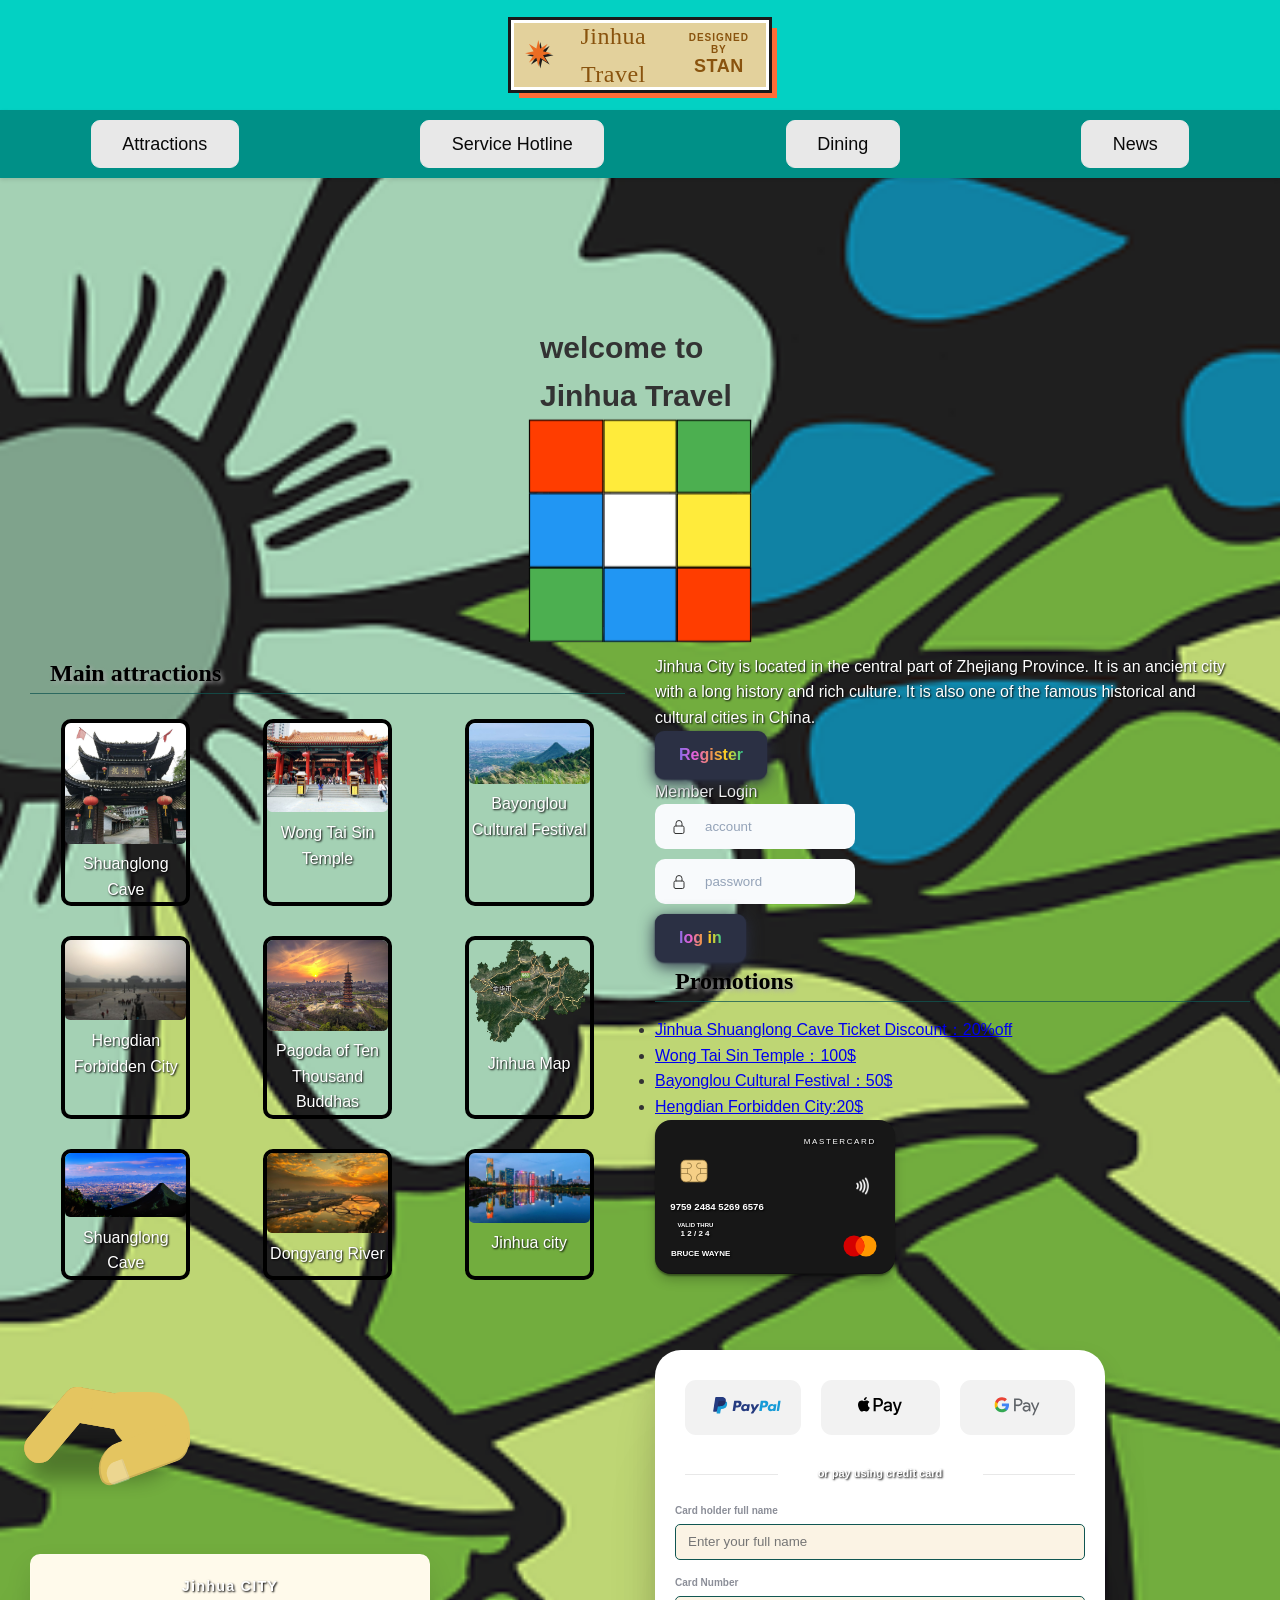
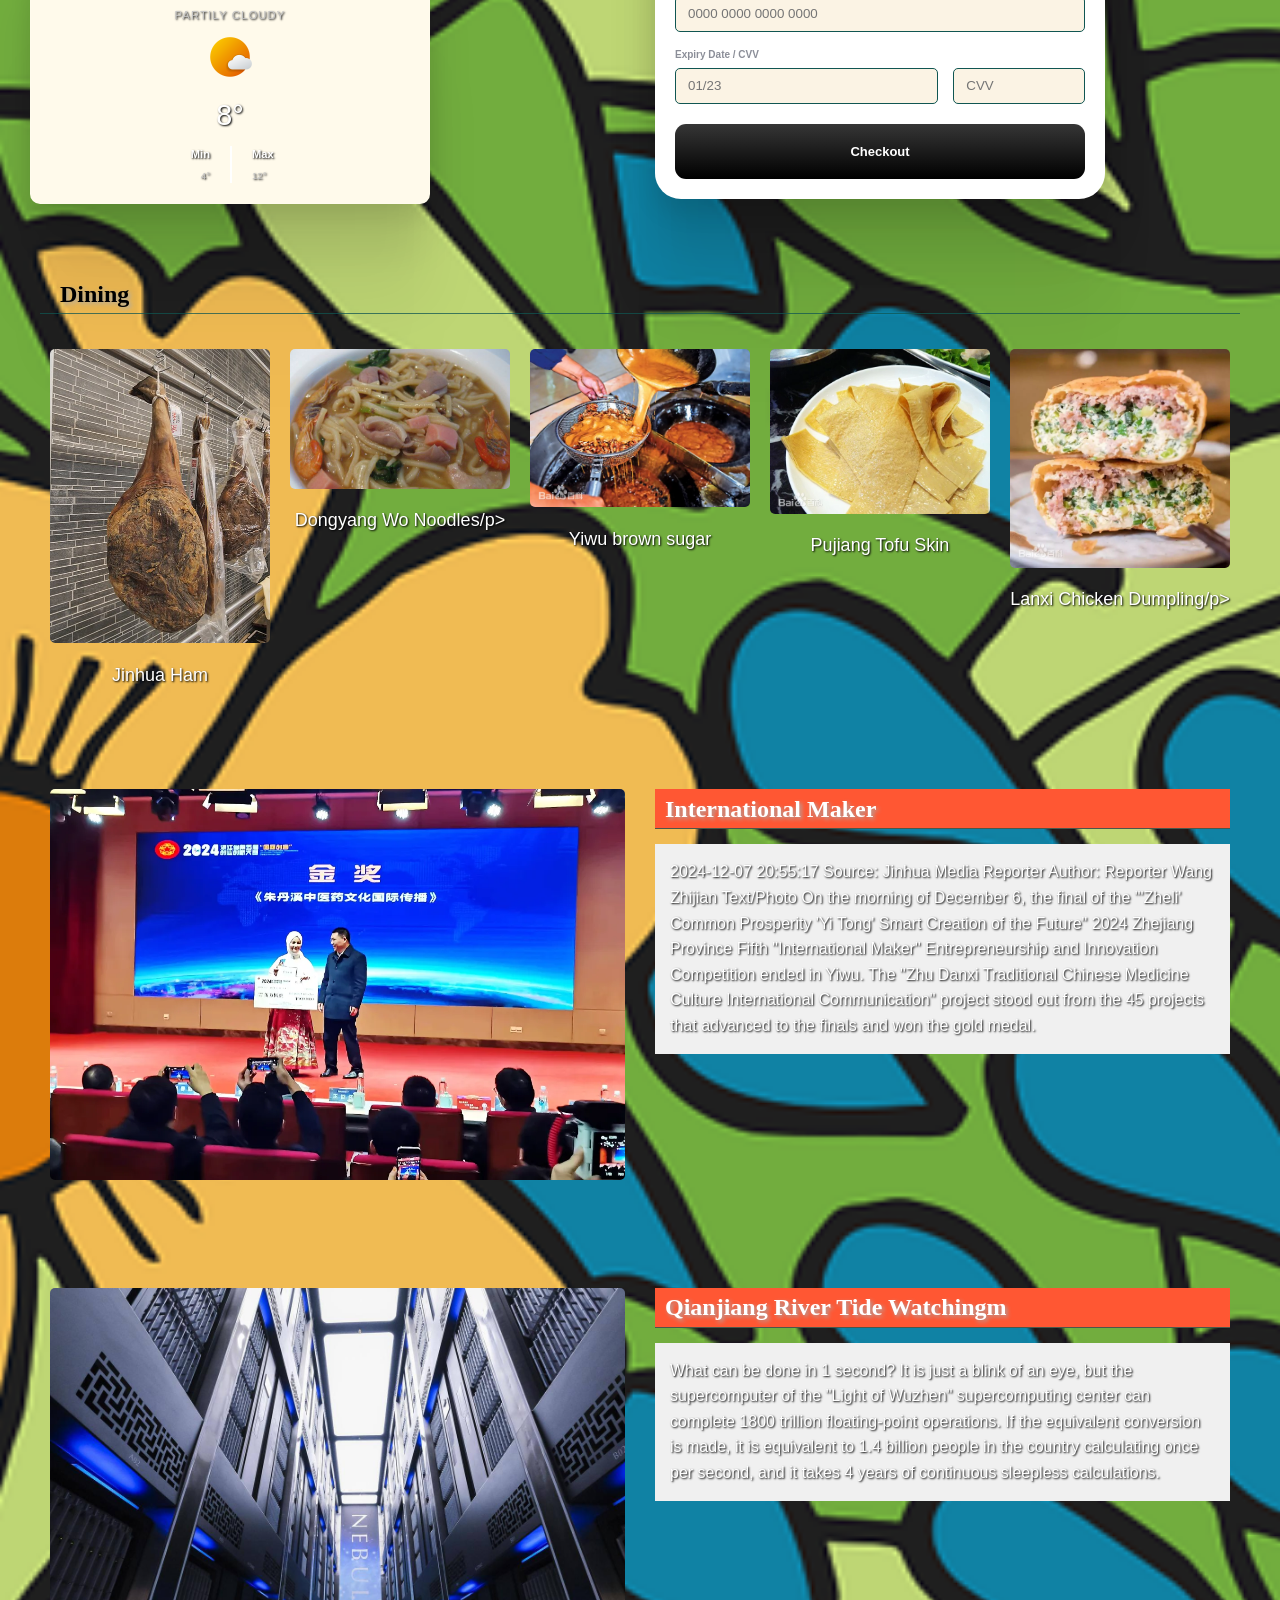
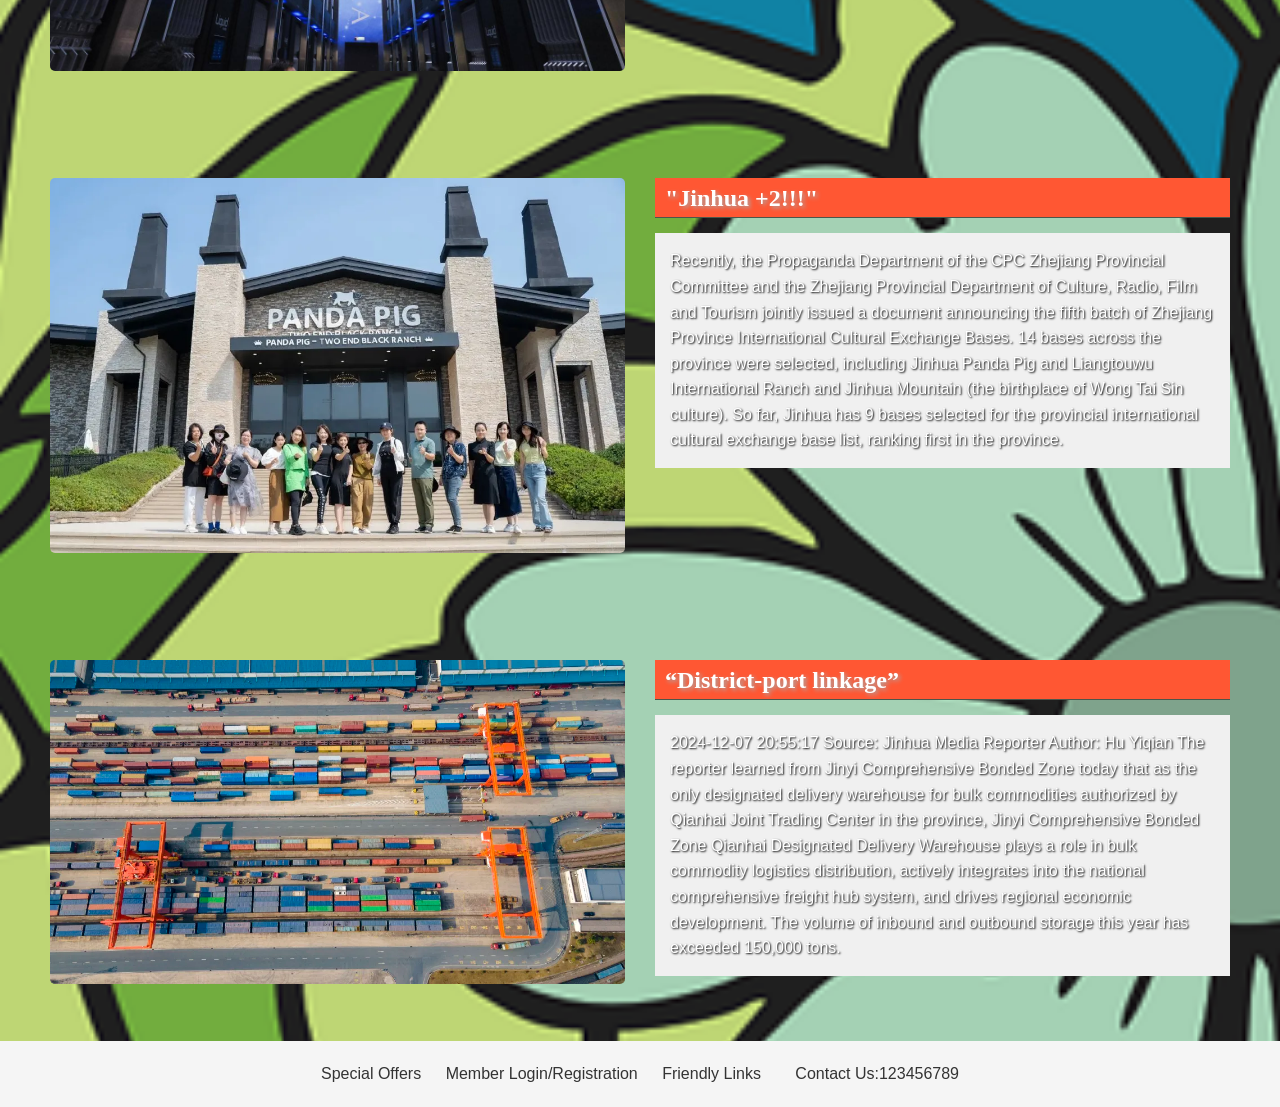
<file: index.html>
<!DOCTYPE html>
<html>
<head>
<meta http-equiv="Content-Type" content="text/html; charset=utf-8" />
<title>Jinhua Tourism</title>
<link rel="stylesheet" type="text/css" href="css.css">
<script type="text/javascript" src="js.js"></script>
</head>
<body>
<header>
    <a class="brutalist-button" href="/">
      <div class="claude-logo">
        <span class="starburst">✷</span>
        <span class="claude-text">Jinhua Travel</span>
      </div>
      <div class="button-text">
        <span>designed by</span>
        <span>Stan</span>
      </div>
    </a>
    
</header>


  <div class="container">

<nav style="margin-bottom: 20px;">
    <ul>      
        <button class="button2"><a href="#main-attractions">Attractions</a></button>
        <button class="button2"><a href="#contact">Service Hotline</a></button>
        <button class="button2"><a href="#food">Dining</a></button>
        <button class="button2"><a href="#news">News</a></button> 
    </ul>
</nav>

<p>              </p><br>


<div class="my-loader">
    <div class="rubiks-cube">    <h6 style="font-size: 30px;">welcome to Jinhua Travel</h6>
      <div class="face front">
        <div style="background: #ff3d00;" class="cube"></div>
        <div style="background: #ffeb3b;" class="cube"></div>
        <div style="background: #4caf50;" class="cube"></div>
        <div style="background: #2196f3;" class="cube"></div>
        <div style="background: #ffffff;" class="cube"></div>
        <div style="background: #ffeb3b;" class="cube"></div>
        <div style="background: #4caf50;" class="cube"></div>
        <div style="background: #2196f3;" class="cube"></div>
        <div style="background: #ff3d00;" class="cube"></div>
      </div>
      <div class="face back">
        <div style="background: #4caf50;" class="cube"></div>
        <div style="background: #ff3d00;" class="cube"></div>
        <div style="background: #ffeb3b;" class="cube"></div>
        <div style="background: #2196f3;" class="cube"></div>
        <div style="background: #ffffff;" class="cube"></div>
        <div style="background: #ff3d00;" class="cube"></div>
        <div style="background: #ffeb3b;" class="cube"></div>
        <div style="background: #4caf50;" class="cube"></div>
        <div style="background: #2196f3;" class="cube"></div>
      </div>
      <div class="face left">
        <div style="background: #ffeb3b;" class="cube"></div>
        <div style="background: #4caf50;" class="cube"></div>
        <div style="background: #2196f3;" class="cube"></div>
        <div style="background: #ff3d00;" class="cube"></div>
        <div style="background: #ffffff;" class="cube"></div>
        <div style="background: #4caf50;" class="cube"></div>
        <div style="background: #2196f3;" class="cube"></div>
        <div style="background: #ffeb3b;" class="cube"></div>
        <div style="background: #ff3d00;" class="cube"></div>
      </div>
      <div class="face right">
        <div style="background: #4caf50;" class="cube"></div>
        <div style="background: #ff3d00;" class="cube"></div>
        <div style="background: #ffeb3b;" class="cube"></div>
        <div style="background: #2196f3;" class="cube"></div>
        <div style="background: #ffffff;" class="cube"></div>
        <div style="background: #ff3d00;" class="cube"></div>
        <div style="background: #ffeb3b;" class="cube"></div>
        <div style="background: #4caf50;" class="cube"></div>
        <div style="background: #2196f3;" class="cube"></div>
      </div>
      <div class="face top">
        <div style="background: #2196f3;" class="cube"></div>
        <div style="background: #ffeb3b;" class="cube"></div>
        <div style="background: #ff3d00;" class="cube"></div>
        <div style="background: #4caf50;" class="cube"></div>
        <div style="background: #ffffff;" class="cube"></div>
        <div style="background: #ffeb3b;" class="cube"></div>
        <div style="background: #ff3d00;" class="cube"></div>
        <div style="background: #4caf50;" class="cube"></div>
        <div style="background: #2196f3;" class="cube"></div>
      </div>
      <div class="face bottom">
        <div style="background: #ffffff;" class="cube"></div>
        <div style="background: #4caf50;" class="cube"></div>
        <div style="background: #2196f3;" class="cube"></div>
        <div style="background: #ff3d00;" class="cube"></div>
        <div style="background: #ffeb3b;" class="cube"></div>
        <div style="background: #4caf50;" class="cube"></div>
        <div style="background: #2196f3;" class="cube"></div>
        <div style="background: #ffffff;" class="cube"></div>
        <div style="background: #ff3d00;" class="cube"></div>
      </div>
    </div>
  </div>

<section>    
<div class="content clearfix">
    <div class="left">
        <h3 class="title">Main attractions</h3>
        <ul class="clearfix">
            <li>
                <img src="img1.webp" /><p class="p">Shuanglong Cave</p></li>
            <li>
                <img src="img2.jpg" /><p class="p">Wong Tai Sin Temple</p></li>
            <li>
                <img src="img3.jpg" /><p class="p">Bayonglou Cultural Festival</p></li>
            <li>
                <img src="img4.jpg" /><p class="p">Hengdian Forbidden City</p></li>
            <li>
                <img src="img5.jpg" /><p class="p">Pagoda of Ten Thousand Buddhas</p></li>
            <li>
                <img src="img6.png" /><p class="p">Jinhua Map</p></li>
            <li>
                <img src="img7.png" /><p class="p">Shuanglong Cave</p></li>
            <li>
                <img src="img8.jpg" /><p class="p">Dongyang River</p></li>
            <li>
                <img src="img9.jpg" /><p class="p">Jinhua city</p></li>     
        </ul>

         <br><br><br><br>


        <p>      </p><div class="🤚">
            <div class="👉"></div>
            <div class="👉"></div>
            <div class="👉"></div>
            <div class="👉"></div>
            <div class="🌴"></div>		
            <div class="👍"></div>
        </div>
        
        <br><br><br><br>
        <div class="cardContainer">
          <div class="card">
            <p class="city">Jinhua CITY</p>
            <p class="weather">PARTILY CLOUDY</p>
            <svg
              class="weather"
              version="1.1"
              id="Layer_1"
              x="0px"
              y="0px"
              width="50px"
              height="50px"
              viewBox="0 0 100 100"
              xml:space="preserve"
            >
              <image
                id="image0"
                width="100"
                height="100"
                x="0"
                y="0"
                href="[data-uri]"
              ></image>
            </svg>
            <p class="temp">8°</p>
            <div class="minmaxContainer">
              <div class="min">
                <p class="minHeading">Min</p>
                <p class="minTemp">4°</p>
              </div>
              <div class="max">
                <p class="maxHeading">Max</p>
                <p class="maxTemp">12°</p>
              </div>
            </div>
          </div>
        </div>
        



        

    </div>
    









    
    



    
    <div class="right">
        <p class="top">Jinhua City is located in the central part of Zhejiang Province. It is an ancient city with a long history and rich culture. It is also one of the famous historical and cultural cities in China.</p>
        
        <div class="main clearfix">
            <div class="login">
                <form action="dengru.html" method="get" onsubmit="return validateForm();"> 
        <button data-label="Register" class="rainbow-hover">
                     <span class="sp">Register</span></button>

                </form>
            </div>




            
            <div class="login">
                <form id="memberLoginForm" action="thankyou.html" method="get" onsubmit="event.preventDefault(); handleFormSubmit(event);"> 
                    <p>Member Login</p>
                    <div>
                        <div class="group">
                            <svg stroke="currentColor" stroke-width="1.5" viewBox="0 0 24 24" xmlns="http://www.w3.org/2000/svg" class="icon">
                                <path d="M16.5 10.5V6.75a4.5 4.5 0 10-9 0v3.75m-.75 11.25h10.5a2.25 2.25 0 002.25-2.25v-6.75a2.25 2.25 0 00-2.25-2.25H6.75a2.25 2.25 0 00-2.25 2.25v6.75a2.25 2.25 0 002.25 2.25z" stroke-linejoin="round" stroke-linecap="round"></path>
                            </svg>
                            <input class="input" type="text" name="account" placeholder="account">
                        </div>
                        <div class="group">
                            <svg stroke="currentColor" stroke-width="1.5" viewBox="0 0 24 24" xmlns="http://www.w3.org/2000/svg" class="icon">
                                <path d="M16.5 10.5V6.75a4.5 4.5 0 10-9 0v3.75m-.75 11.25h10.5a2.25 2.25 0 002.25-2.25v-6.75a2.25 2.25 0 00-2.25-2.25H6.75a2.25 2.25 0 00-2.25 2.25v6.75a2.25 2.25 0 002.25 2.25z" stroke-linejoin="round" stroke-linecap="round"></path>
                            </svg>
                            <input class="input" type="password" name="password" placeholder="password">
                        </div>
                        <button type="submit" data-label="Register" class="rainbow-hover">
                            <span class="sp">log in</span>
                        </button>
                    </div>
                </form>
            </div>
            



            
            <div class="ad ad1">
                <p class="title">Promotions</p>
                <ul>
                    <li><a href="http://www.baidu.com">Jinhua Shuanglong Cave Ticket Discount：20%off</a></li> 
                    <li><a href="http://www.baidu.com">Wong Tai Sin Temple：100$</a></li> 
                    <li><a href="http://www.baidu.com">Bayonglou Cultural Festival：50$</a></li>
                    <li><a href="http://www.baidu.com">Hengdian Forbidden City:20$</a></li>
                    
                </ul>
            </div>
            
            
            
            <div class="flip-card">
                <div class="flip-card-inner">
                    <div class="flip-card-front">
                        <p class="heading_8264">MASTERCARD</p>
                        <svg class="logo" xmlns="http://www.w3.org/2000/svg" x="0px" y="0px" width="36" height="36" viewBox="0 0 48 48">
                        <path fill="#ff9800" d="M32 10A14 14 0 1 0 32 38A14 14 0 1 0 32 10Z"></path><path fill="#d50000" d="M16 10A14 14 0 1 0 16 38A14 14 0 1 0 16 10Z"></path><path fill="#ff3d00" d="M18,24c0,4.755,2.376,8.95,6,11.48c3.624-2.53,6-6.725,6-11.48s-2.376-8.95-6-11.48 C20.376,15.05,18,19.245,18,24z"></path>
                        </svg>
                        <svg version="1.1" class="chip" id="Layer_1" xmlns="http://www.w3.org/2000/svg" xmlns:xlink="http://www.w3.org/1999/xlink" x="0px" y="0px" width="30px" height="30px" viewBox="0 0 50 50" xml:space="preserve">  <image id="image0" width="50" height="50" x="0" y="0" href="[data-uri]"></image>
                        </svg>
                        <svg version="1.1" class="contactless" id="Layer_1" xmlns="http://www.w3.org/2000/svg" xmlns:xlink="http://www.w3.org/1999/xlink" x="0px" y="0px" width="20px" height="20px" viewBox="0 0 50 50" xml:space="preserve">  <image id="image0" width="50" height="50" x="0" y="0" href="[data-uri]"></image>
                        </svg>
                        <p class="number">9759 2484 5269 6576</p>
                        <p class="valid_thru">VALID THRU</p>
                        <p class="date_8264">1 2 / 2 4</p>
                        <p class="name">BRUCE WAYNE</p>
                    </div>
                    <div class="flip-card-back">
                        <div class="strip"></div>
                        <div class="mstrip"></div>
                        <div class="sstrip">
                          <p class="code">***</p>
                        </div>
                    </div>
                </div>
            </div>
            
            
            <br><br><br>
            <div class="modal">
            <form class="form">
              <div class="payment--options">
                <button name="paypal" type="button">
                  <svg xml:space="preserve" viewBox="0 0 124 33" height="33px" width="124px" y="0px" x="0px" id="Layer_1" version="1.1" xmlns:xlink="http://www.w3.org/1999/xlink" xmlns="http://www.w3.org/2000/svg">
            <path d="M46.211,6.749h-6.839c-0.468,0-0.866,0.34-0.939,0.802l-2.766,17.537c-0.055,0.346,0.213,0.658,0.564,0.658  h3.265c0.468,0,0.866-0.34,0.939-0.803l0.746-4.73c0.072-0.463,0.471-0.803,0.938-0.803h2.165c4.505,0,7.105-2.18,7.784-6.5  c0.306-1.89,0.013-3.375-0.872-4.415C50.224,7.353,48.5,6.749,46.211,6.749z M47,13.154c-0.374,2.454-2.249,2.454-4.062,2.454  h-1.032l0.724-4.583c0.043-0.277,0.283-0.481,0.563-0.481h0.473c1.235,0,2.4,0,3.002,0.704C47.027,11.668,47.137,12.292,47,13.154z" fill="#253B80"></path>
            <path d="M66.654,13.075h-3.275c-0.279,0-0.52,0.204-0.563,0.481l-0.145,0.916l-0.229-0.332  c-0.709-1.029-2.29-1.373-3.868-1.373c-3.619,0-6.71,2.741-7.312,6.586c-0.313,1.918,0.132,3.752,1.22,5.031  c0.998,1.176,2.426,1.666,4.125,1.666c2.916,0,4.533-1.875,4.533-1.875l-0.146,0.91c-0.055,0.348,0.213,0.66,0.562,0.66h2.95  c0.469,0,0.865-0.34,0.939-0.803l1.77-11.209C67.271,13.388,67.004,13.075,66.654,13.075z M62.089,19.449  c-0.316,1.871-1.801,3.127-3.695,3.127c-0.951,0-1.711-0.305-2.199-0.883c-0.484-0.574-0.668-1.391-0.514-2.301  c0.295-1.855,1.805-3.152,3.67-3.152c0.93,0,1.686,0.309,2.184,0.892C62.034,17.721,62.232,18.543,62.089,19.449z" fill="#253B80"></path>
            <path d="M84.096,13.075h-3.291c-0.314,0-0.609,0.156-0.787,0.417l-4.539,6.686l-1.924-6.425  c-0.121-0.402-0.492-0.678-0.912-0.678h-3.234c-0.393,0-0.666,0.384-0.541,0.754l3.625,10.638l-3.408,4.811  c-0.268,0.379,0.002,0.9,0.465,0.9h3.287c0.312,0,0.604-0.152,0.781-0.408L84.564,13.97C84.826,13.592,84.557,13.075,84.096,13.075z" fill="#253B80"></path>
            <path d="M94.992,6.749h-6.84c-0.467,0-0.865,0.34-0.938,0.802l-2.766,17.537c-0.055,0.346,0.213,0.658,0.562,0.658  h3.51c0.326,0,0.605-0.238,0.656-0.562l0.785-4.971c0.072-0.463,0.471-0.803,0.938-0.803h2.164c4.506,0,7.105-2.18,7.785-6.5  c0.307-1.89,0.012-3.375-0.873-4.415C99.004,7.353,97.281,6.749,94.992,6.749z M95.781,13.154c-0.373,2.454-2.248,2.454-4.062,2.454  h-1.031l0.725-4.583c0.043-0.277,0.281-0.481,0.562-0.481h0.473c1.234,0,2.4,0,3.002,0.704  C95.809,11.668,95.918,12.292,95.781,13.154z" fill="#179BD7"></path>
            <path d="M115.434,13.075h-3.273c-0.281,0-0.52,0.204-0.562,0.481l-0.145,0.916l-0.23-0.332  c-0.709-1.029-2.289-1.373-3.867-1.373c-3.619,0-6.709,2.741-7.311,6.586c-0.312,1.918,0.131,3.752,1.219,5.031  c1,1.176,2.426,1.666,4.125,1.666c2.916,0,4.533-1.875,4.533-1.875l-0.146,0.91c-0.055,0.348,0.213,0.66,0.564,0.66h2.949  c0.467,0,0.865-0.34,0.938-0.803l1.771-11.209C116.053,13.388,115.785,13.075,115.434,13.075z M110.869,19.449  c-0.314,1.871-1.801,3.127-3.695,3.127c-0.949,0-1.711-0.305-2.199-0.883c-0.484-0.574-0.666-1.391-0.514-2.301  c0.297-1.855,1.805-3.152,3.67-3.152c0.93,0,1.686,0.309,2.184,0.892C110.816,17.721,111.014,18.543,110.869,19.449z" fill="#179BD7"></path>
            <path d="M119.295,7.23l-2.807,17.858c-0.055,0.346,0.213,0.658,0.562,0.658h2.822c0.469,0,0.867-0.34,0.939-0.803  l2.768-17.536c0.055-0.346-0.213-0.659-0.562-0.659h-3.16C119.578,6.749,119.338,6.953,119.295,7.23z" fill="#179BD7"></path>
            <path d="M7.266,29.154l0.523-3.322l-1.165-0.027H1.061L4.927,1.292C4.939,1.218,4.978,1.149,5.035,1.1  c0.057-0.049,0.13-0.076,0.206-0.076h9.38c3.114,0,5.263,0.648,6.385,1.927c0.526,0.6,0.861,1.227,1.023,1.917  c0.17,0.724,0.173,1.589,0.007,2.644l-0.012,0.077v0.676l0.526,0.298c0.443,0.235,0.795,0.504,1.065,0.812  c0.45,0.513,0.741,1.165,0.864,1.938c0.127,0.795,0.085,1.741-0.123,2.812c-0.24,1.232-0.628,2.305-1.152,3.183  c-0.482,0.809-1.096,1.48-1.825,2c-0.696,0.494-1.523,0.869-2.458,1.109c-0.906,0.236-1.939,0.355-3.072,0.355h-0.73  c-0.522,0-1.029,0.188-1.427,0.525c-0.399,0.344-0.663,0.814-0.744,1.328l-0.055,0.299l-0.924,5.855l-0.042,0.215  c-0.011,0.068-0.03,0.102-0.058,0.125c-0.025,0.021-0.061,0.035-0.096,0.035H7.266z" fill="#253B80"></path>
            <path d="M23.048,7.667L23.048,7.667L23.048,7.667c-0.028,0.179-0.06,0.362-0.096,0.55  c-1.237,6.351-5.469,8.545-10.874,8.545H9.326c-0.661,0-1.218,0.48-1.321,1.132l0,0l0,0L6.596,26.83l-0.399,2.533  c-0.067,0.428,0.263,0.814,0.695,0.814h4.881c0.578,0,1.069-0.42,1.16-0.99l0.048-0.248l0.919-5.832l0.059-0.32  c0.09-0.572,0.582-0.992,1.16-0.992h0.73c4.729,0,8.431-1.92,9.513-7.476c0.452-2.321,0.218-4.259-0.978-5.622  C24.022,8.286,23.573,7.945,23.048,7.667z" fill="#179BD7"></path>
            <path d="M21.754,7.151c-0.189-0.055-0.384-0.105-0.584-0.15c-0.201-0.044-0.407-0.083-0.619-0.117  c-0.742-0.12-1.555-0.177-2.426-0.177h-7.352c-0.181,0-0.353,0.041-0.507,0.115C9.927,6.985,9.675,7.306,9.614,7.699L8.05,17.605  l-0.045,0.289c0.103-0.652,0.66-1.132,1.321-1.132h2.752c5.405,0,9.637-2.195,10.874-8.545c0.037-0.188,0.068-0.371,0.096-0.55  c-0.313-0.166-0.652-0.308-1.017-0.429C21.941,7.208,21.848,7.179,21.754,7.151z" fill="#222D65"></path>
            <path d="M9.614,7.699c0.061-0.393,0.313-0.714,0.652-0.876c0.155-0.074,0.326-0.115,0.507-0.115h7.352  c0.871,0,1.684,0.057,2.426,0.177c0.212,0.034,0.418,0.073,0.619,0.117c0.2,0.045,0.395,0.095,0.584,0.15  c0.094,0.028,0.187,0.057,0.278,0.086c0.365,0.121,0.704,0.264,1.017,0.429c0.368-2.347-0.003-3.945-1.272-5.392  C20.378,0.682,17.853,0,14.622,0h-9.38c-0.66,0-1.223,0.48-1.325,1.133L0.01,25.898c-0.077,0.49,0.301,0.932,0.795,0.932h5.791  l1.454-9.225L9.614,7.699z" fill="#253B80"></path>
                  </svg>
                </button>
                <button name="apple-pay" type="button">
                  <svg xml:space="preserve" viewBox="0 0 512 210.2" y="0px" x="0px" id="Layer_1" version="1.1" xmlns:xlink="http://www.w3.org/1999/xlink" xmlns="http://www.w3.org/2000/svg">
            <path d="M93.6,27.1C87.6,34.2,78,39.8,68.4,39c-1.2-9.6,3.5-19.8,9-26.1c6-7.3,16.5-12.5,25-12.9  C103.4,10,99.5,19.8,93.6,27.1 M102.3,40.9c-13.9-0.8-25.8,7.9-32.4,7.9c-6.7,0-16.8-7.5-27.8-7.3c-14.3,0.2-27.6,8.3-34.9,21.2  c-15,25.8-3.9,64,10.6,85c7.1,10.4,15.6,21.8,26.8,21.4c10.6-0.4,14.8-6.9,27.6-6.9c12.9,0,16.6,6.9,27.8,6.7  c11.6-0.2,18.9-10.4,26-20.8c8.1-11.8,11.4-23.3,11.6-23.9c-0.2-0.2-22.4-8.7-22.6-34.3c-0.2-21.4,17.5-31.6,18.3-32.2  C123.3,42.9,107.7,41.3,102.3,40.9 M182.6,11.9v155.9h24.2v-53.3h33.5c30.6,0,52.1-21,52.1-51.4c0-30.4-21.1-51.2-51.3-51.2H182.6z   M206.8,32.3h27.9c21,0,33,11.2,33,30.9c0,19.7-12,31-33.1,31h-27.8V32.3z M336.6,169c15.2,0,29.3-7.7,35.7-19.9h0.5v18.7h22.4V90.2  c0-22.5-18-37-45.7-37c-25.7,0-44.7,14.7-45.4,34.9h21.8c1.8-9.6,10.7-15.9,22.9-15.9c14.8,0,23.1,6.9,23.1,19.6v8.6l-30.2,1.8  c-28.1,1.7-43.3,13.2-43.3,33.2C298.4,155.6,314.1,169,336.6,169z M343.1,150.5c-12.9,0-21.1-6.2-21.1-15.7c0-9.8,7.9-15.5,23-16.4  l26.9-1.7v8.8C371.9,140.1,359.5,150.5,343.1,150.5z M425.1,210.2c23.6,0,34.7-9,44.4-36.3L512,54.7h-24.6l-28.5,92.1h-0.5  l-28.5-92.1h-25.3l41,113.5l-2.2,6.9c-3.7,11.7-9.7,16.2-20.4,16.2c-1.9,0-5.6-0.2-7.1-0.4v18.7C417.3,210,423.3,210.2,425.1,210.2z" id="XMLID_34_"></path>
            <g>
            </g>
            <g>
            </g>
            <g>
            </g>
            <g>
            </g>
            <g>
            </g>
            <g>
            </g>
                  </svg>
                </button>
                <button name="google-pay" type="button">
             <svg fill="none" viewBox="0 0 80 39" height="39" width="80" xmlns="http://www.w3.org/2000/svg">
            <g clip-path="url(#clip0_134_34)">
            <path fill="#5F6368" d="M37.8 19.7V29H34.8V6H42.6C44.5 6 46.3001 6.7 47.7001 8C49.1001 9.2 49.8 11 49.8 12.9C49.8 14.8 49.1001 16.5 47.7001 17.8C46.3001 19.1 44.6 19.8 42.6 19.8L37.8 19.7ZM37.8 8.8V16.8H42.8C43.9 16.8 45.0001 16.4 45.7001 15.6C47.3001 14.1 47.3 11.6 45.8 10.1L45.7001 10C44.9001 9.2 43.9 8.7 42.8 8.8H37.8Z"></path>
            <path fill="#5F6368" d="M56.7001 12.8C58.9001 12.8 60.6001 13.4 61.9001 14.6C63.2001 15.8 63.8 17.4 63.8 19.4V29H61V26.8H60.9001C59.7001 28.6 58 29.5 56 29.5C54.3 29.5 52.8 29 51.6 28C50.5 27 49.8 25.6 49.8 24.1C49.8 22.5 50.4 21.2 51.6 20.2C52.8 19.2 54.5 18.8 56.5 18.8C58.3 18.8 59.7 19.1 60.8 19.8V19.1C60.8 18.1 60.4 17.1 59.6 16.5C58.8 15.8 57.8001 15.4 56.7001 15.4C55.0001 15.4 53.7 16.1 52.8 17.5L50.2001 15.9C51.8001 13.8 53.9001 12.8 56.7001 12.8ZM52.9001 24.2C52.9001 25 53.3001 25.7 53.9001 26.1C54.6001 26.6 55.4001 26.9 56.2001 26.9C57.4001 26.9 58.6 26.4 59.5 25.5C60.5 24.6 61 23.5 61 22.3C60.1 21.6 58.8 21.2 57.1 21.2C55.9 21.2 54.9 21.5 54.1 22.1C53.3 22.6 52.9001 23.3 52.9001 24.2Z"></path>
            <path fill="#5F6368" d="M80 13.3L70.1 36H67.1L70.8 28.1L64.3 13.4H67.5L72.2 24.7H72.3L76.9 13.4H80V13.3Z"></path>
            <path fill="#4285F4" d="M25.9 17.7C25.9 16.8 25.8 15.9 25.7 15H13.2V20.1H20.3C20 21.7 19.1 23.2 17.7 24.1V27.4H22C24.5 25.1 25.9 21.7 25.9 17.7Z"></path>
            <path fill="#34A853" d="M13.1999 30.5999C16.7999 30.5999 19.7999 29.3999 21.9999 27.3999L17.6999 24.0999C16.4999 24.8999 14.9999 25.3999 13.1999 25.3999C9.7999 25.3999 6.7999 23.0999 5.7999 19.8999H1.3999V23.2999C3.6999 27.7999 8.1999 30.5999 13.1999 30.5999Z"></path>
            <path fill="#FBBC04" d="M5.8001 19.8999C5.2001 18.2999 5.2001 16.4999 5.8001 14.7999V11.3999H1.4001C-0.499902 15.0999 -0.499902 19.4999 1.4001 23.2999L5.8001 19.8999Z"></path>
            <path fill="#EA4335" d="M13.2 9.39996C15.1 9.39996 16.9 10.1 18.3 11.4L22.1 7.59996C19.7 5.39996 16.5 4.09996 13.3 4.19996C8.3 4.19996 3.7 6.99996 1.5 11.5L5.9 14.9C6.8 11.7 9.8 9.39996 13.2 9.39996Z"></path>
            </g>
            <defs>
            <clipPath id="clip0_134_34">
            <rect fill="white" height="38.1" width="80"></rect>
            </clipPath>
            </defs>
            </svg>
                </button>
              </div>
              <div class="separator">
                <hr class="line">
                <p>or pay using credit card</p>
                <hr class="line">
              </div>
              <div class="credit-card-info--form">
                <div class="input_container">
                  <label for="password_field" class="input_label">Card holder full name</label>
                  <input id="password_field" class="input_field" type="text" name="input-name" title="Inpit title" placeholder="Enter your full name">
                </div>
                <div class="input_container">
                  <label for="password_field" class="input_label">Card Number</label>
                  <input id="password_field" class="input_field" type="number" name="input-name" title="Inpit title" placeholder="0000 0000 0000 0000">
                </div>
                <div class="input_container">
                  <label for="password_field" class="input_label">Expiry Date / CVV</label>
                  <div class="split">
                  <input id="password_field" class="input_field" type="text" name="input-name" title="Expiry Date" placeholder="01/23">
                  <input id="password_field" class="input_field" type="number" name="cvv" title="CVV" placeholder="CVV">
                </div>
                </div>
              </div>
                <button class="purchase--btn">Checkout</button>
            </form>
            </div>

            
            



            
        </div>
    </div>
</div>

</section>


<!-- 餐饮美食区域 -->
<section id="food" class="food-section">
    <div class="content clearfix">
        <h3 class="title">Dining</h3>
        <ul class="food-list">
            <li>
                <img src="huotui.jpg" alt="金华火腿"/>
                <p>Jinhua Ham</p>
            </li>
            <li>
                <img src="aomian.jpg" alt="东阳沃面"/>
                <p>Dongyang Wo Noodles/p>
            </li>
            <li>
                <img src="hongtang.webp" alt="义乌红糖"/>
                <p>Yiwu brown sugar</p>
            </li>
            <li>
                <img src="doupi.webp" alt="浦江豆腐皮"/>
                <p>Pujiang Tofu Skin</p>
            </li>
            <li>
                <img src="/beng.webp" alt="兰溪鸡子馃"/>
                <p>Lanxi Chicken Dumpling/p>
            </li>
        </ul>
    </div>
</section>

<!-- 新闻区域 -->
<section id="news" class="news-section">
    <div class="content clearfix">
        <div class="left">
            <!-- 照片区域 -->
            <img src="news1.webp" alt="新闻图片"/>
        </div>
        <div class="right">
            <!-- 新闻内容区域 -->
            <h3 class="title">International Maker</h3>
            <p>2024-12-07 20:55:17 Source: Jinhua Media Reporter Author: Reporter Wang Zhijian Text/Photo
                On the morning of December 6, the final of the "'Zheli' Common Prosperity 'Yi Tong' Smart Creation of the Future" 2024 Zhejiang Province Fifth "International Maker" Entrepreneurship and Innovation Competition ended in Yiwu. The "Zhu Danxi Traditional Chinese Medicine Culture International Communication" project stood out from the 45 projects that advanced to the finals and won the gold medal.</p>
        </div>
    </div>
</section>
<section id="news" class="news-section">
    <div class="content clearfix">
        <div class="left">
            <!-- 照片区域 -->
            <img src="news2.jpg" alt="新闻图片"/>
        </div>
        <div class="right">
            <!-- 新闻内容区域 -->
            <h3 class="title">Qianjiang River Tide Watchingm</h3>
            <p>What can be done in 1 second? It is just a blink of an eye, but the supercomputer of the "Light of Wuzhen" supercomputing center can complete 1800 trillion floating-point operations. If the equivalent conversion is made, it is equivalent to 1.4 billion people in the country calculating once per second, and it takes 4 years of continuous sleepless calculations.</p>
        </div>
    </div>
</section><section id="news" class="news-section">
    <div class="content clearfix">
        <div class="left">
            <!-- 照片区域 -->
            <img src="news3.webp" alt="新闻图片"/>
        </div>
        <div class="right">
            <!-- 新闻内容区域 -->
            <h3 class="title">"Jinhua +2!!!"</h3>
            <p>Recently, the Propaganda Department of the CPC Zhejiang Provincial Committee and the Zhejiang Provincial Department of Culture, Radio, Film and Tourism jointly issued a document announcing the fifth batch of Zhejiang Province International Cultural Exchange Bases. 14 bases across the province were selected, including Jinhua Panda Pig and Liangtouwu International Ranch and Jinhua Mountain (the birthplace of Wong Tai Sin culture). So far, Jinhua has 9 bases selected for the provincial international cultural exchange base list, ranking first in the province.</p>
        </div>
    </div>
</section><section id="news" class="news-section">
    <div class="content clearfix">
        <div class="left">
            <!-- 照片区域 -->
            <img src="news4.webp" alt="新闻图片"/>
        </div>
        <div class="right">
            <!-- 新闻内容区域 -->
            <h3 class="title">“District-port linkage”</h3>
            <p>2024-12-07 20:55:17 Source: Jinhua Media Reporter Author: Hu Yiqian
                The reporter learned from Jinyi Comprehensive Bonded Zone today that as the only designated delivery warehouse for bulk commodities authorized by Qianhai Joint Trading Center in the province, Jinyi Comprehensive Bonded Zone Qianhai Designated Delivery Warehouse plays a role in bulk commodity logistics distribution, actively integrates into the national comprehensive freight hub system, and drives regional economic development. The volume of inbound and outbound storage this year has exceeded 150,000 tons.</p>
        </div>
    </div>
</section>

<!-- 底部联系区域 -->
<footer id="contact">
    <a href="http://www.baidu.com">Special Offers</a>
    <a href="http://www.baidu.com">Member Login/Registration</a>
    <a href="http://www.baidu.com">Friendly Links</a>
    <a class="last" href="http://www.baidu.com">Contact Us:123456789</a>
</footer>

</body>
</html>
</file>
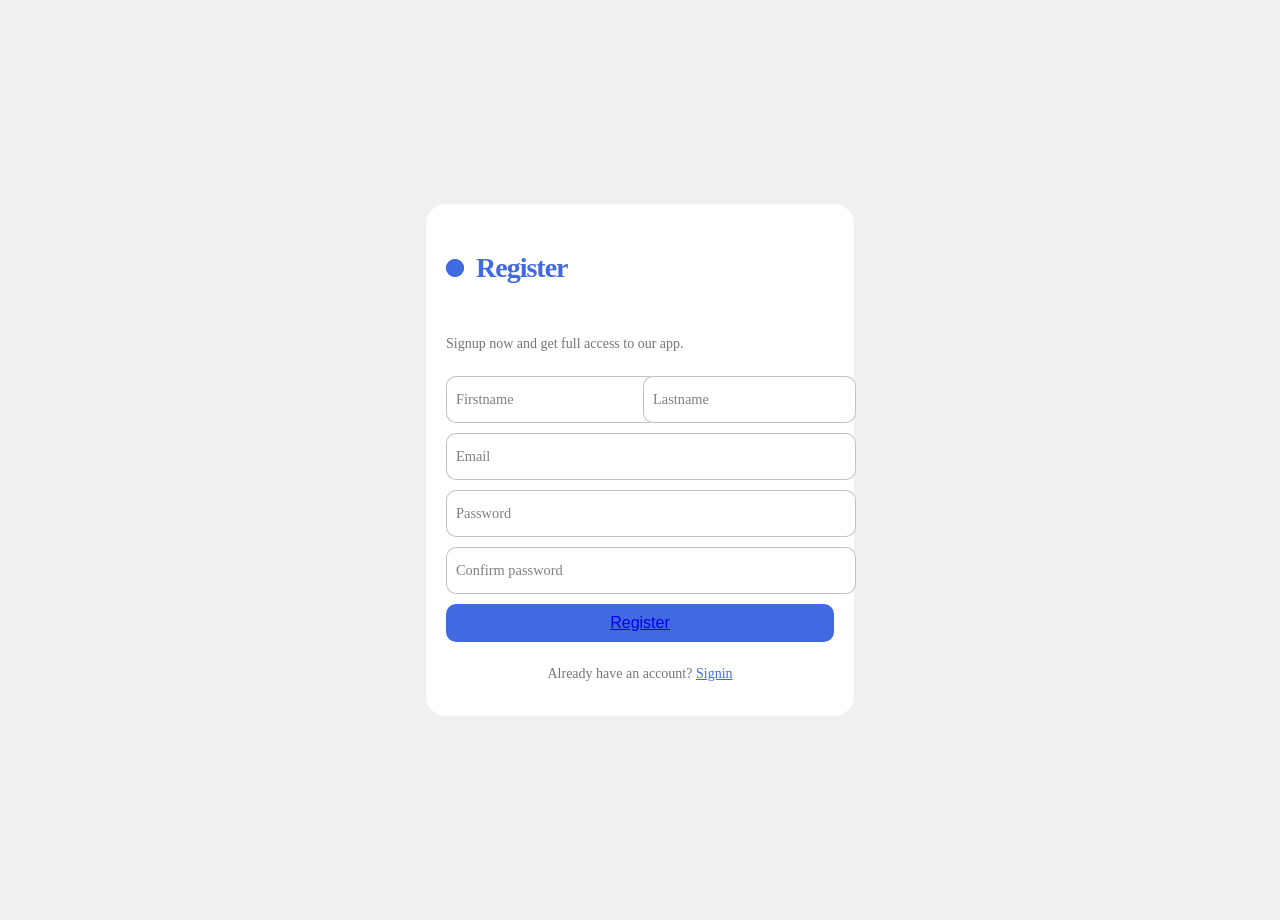
<file: dengru.html>
<!DOCTYPE html>
<html lang="en">
<head>
    <meta charset="UTF-8">
    <meta name="viewport" content="width=device-width, initial-scale=1.0">
    <title>Register</title>
    <link rel="stylesheet" href="styles.css">
</head>
<body>

<form class="form" id="registrationForm">
    <p class="title">Register </p>
    <p class="message">Signup now and get full access to our app. </p>
        <div class="flex">
        <label>
            <input required="" placeholder="" type="text" id="firstname" class="input">
            <span>Firstname</span>
        </label>

        <label>
            <input required="" placeholder="" type="text" id="lastname" class="input">
            <span>Lastname</span>
        </label>
    </div>  
            
    <label>
        <input required="" placeholder="" type="email" id="email" class="input">
        <span>Email</span>
    </label> 
        
    <label>
        <input required="" placeholder="" type="password" id="password" class="input">
        <span>Password</span>
    </label>
    <label>
        <input required="" placeholder="" type="password" id="confirmPassword" class="input">
        <span>Confirm password</span>
    </label>
    <button class="submit" type="submit"><a href="thankyou.html" underline="none" >Register</a></button>
        <p class="signin">Already have an account? <a href="index.html">Signin</a></p>
</form>

    <script src="script.js"></script>
</body>
</html>
</file>
<file: css.css>
.modal {
  width: fit-content;
  height: fit-content;
  background: #FFFFFF;
  box-shadow: 0px 187px 75px rgba(0, 0, 0, 0.01), 0px 105px 63px rgba(0, 0, 0, 0.05), 0px 47px 47px rgba(0, 0, 0, 0.09), 0px 12px 26px rgba(0, 0, 0, 0.1), 0px 0px 0px rgba(0, 0, 0, 0.1);
  border-radius: 26px;
  max-width: 450px;
}

.form {
  display: flex;
  flex-direction: column;
  gap: 20px;
  padding: 20px;
}

.payment--options {
  width: calc(100% - 40px);
  display: grid;
  grid-template-columns: 33% 34% 33%;
  gap: 20px;
  padding: 10px;
}

.payment--options button {
  height: 55px;
  background: #F2F2F2;
  border-radius: 11px;
  padding: 0;
  border: 0;
  outline: none;
}

.payment--options button svg {
  height: 18px;
}

.payment--options button:last-child svg {
  height: 22px;
}

.separator {
  width: calc(100% - 20px);
  display: grid;
  grid-template-columns: 1fr 2fr 1fr;
  gap: 10px;
  color: #8B8E98;
  margin: 0 10px;
}

.separator > p {
  word-break: keep-all;
  display: block;
  text-align: center;
  font-weight: 600;
  font-size: 11px;
  margin: auto;
}

.separator .line {
  display: inline-block;
  width: 100%;
  height: 1px;
  border: 0;
  background-color: #e8e8e8;
  margin: auto;
}

.credit-card-info--form {
  display: flex;
  flex-direction: column;
  gap: 15px;
}

.input_container {
  width: 100%;
  height: fit-content;
  display: flex;
  flex-direction: column;
  gap: 5px;
}

.split {
  display: grid;
  grid-template-columns: 4fr 2fr;
  gap: 15px;
}

.split input {
  width: 100%;
}

.input_label {
  font-size: 10px;
  color: #8B8E98;
  font-weight: 600;
}

.input_field {
  width: auto;
  height: 40px;
  padding: 0 0 0 16px;
  border-radius: 9px;
  outline: none;
  background-color: #F2F2F2;
  border: 1px solid #e5e5e500;
  transition: all 0.3s cubic-bezier(0.15, 0.83, 0.66, 1);
}

.input_field:focus {
  border: 1px solid transparent;
  box-shadow: 0px 0px 0px 2px #242424;
  background-color: transparent;
}

.purchase--btn {
  height: 55px;
  background: #F2F2F2;
  border-radius: 11px;
  border: 0;
  outline: none;
  color: #ffffff;
  font-size: 13px;
  font-weight: 700;
  background: linear-gradient(180deg, #363636 0%, #1B1B1B 50%, #000000 100%);
  box-shadow: 0px 0px 0px 0px #FFFFFF, 0px 0px 0px 0px #000000;
  transition: all 0.3s cubic-bezier(0.15, 0.83, 0.66, 1);
}

.purchase--btn:hover {
  box-shadow: 0px 0px 0px 2px #FFFFFF, 0px 0px 0px 4px #0000003a;
}

/* Reset input number styles */
.input_field::-webkit-outer-spin-button,
.input_field::-webkit-inner-spin-button {
  -webkit-appearance: none;
  margin: 0;
}

.input_field[type=number] {
  -moz-appearance: textfield;
}

.cardContainer {
  width: fit-content;
  position: relative;
  display: flex;
  align-items: center;
  justify-content: center;
}

.card {
  position: relative;
  width: 220px;
  height: 250px;
  display: flex;
  flex-direction: column;
  align-items: center;
  justify-content: space-between;
  padding: 20px 10px;
  border-radius: 10px;
  backdrop-filter: blur(30px);
  background-color: rgba(65, 65, 65, 0.308);
  border: 1px solid rgba(255, 255, 255, 0.089);
  cursor: pointer;
}

.city {
  font-weight: 700;
  font-size: 0.9em;
  letter-spacing: 1.2px;
  color: white;
}

.weather {
  font-weight: 500;
  font-size: 0.7em;
  letter-spacing: 1.2px;
  color: rgb(197, 197, 197);
}

.temp {
  font-size: 1.8em;
  color: white;
}

.minmaxContainer {
  width: 100%;
  display: flex;
  align-items: center;
  justify-content: space-between;
}

.min,
.max {
  width: 50%;
  display: flex;
  flex-direction: column;
  align-items: flex-end;
  justify-content: center;
  padding: 0px 20px;
  gap: 4px;
}

.max {
  align-items: flex-start;
  border-left: 2px solid white;
}

.maxHeading,
.minHeading {
  font-size: 0.7em;
  font-weight: 600;
  color: white;
}

.maxTemp,
.minTemp {
  font-size: 0.6em;
  font-weight: 500;
  color: rgb(197, 197, 197);
}

.cardContainer::before {
  width: 100px;
  height: 100px;
  content: "";
  position: absolute;
  background-color: rgb(144, 161, 255);
  z-index: -1;
  border-radius: 50%;
  left: 100px;
  top: 50px;
  transition: all 1s;
}

.cardContainer:hover::before {
  transform: translate(-50px, 50px);
}


.🤚 {
  --skin-color: #E4C560;
  --tap-speed: 0.6s;
  --tap-stagger: 0.1s;
  position: relative;
  width: 80px;
  height: 60px;
  margin-left: 80px;
}

.🤚:before {
  content: '';
  display: block;
  width: 180%;
  height: 75%;
  position: absolute;
  top: 70%;
  right: 20%;
  background-color: black;
  border-radius: 40px 10px;
  filter: blur(10px);
  opacity: 0.3;
}

.🌴 {
  display: block;
  width: 100%;
  height: 100%;
  position: absolute;
  top: 0;
  left: 0;
  background-color: var(--skin-color);
  border-radius: 10px 40px;
}

.👍 {
  position: absolute;
  width: 120%;
  height: 38px;
  background-color: var(--skin-color);
  bottom: -18%;
  right: 1%;
  transform-origin: calc(100% - 20px) 20px;
  transform: rotate(-20deg);
  border-radius: 30px 20px 20px 10px;
  border-bottom: 2px solid rgba(0, 0, 0, 0.1);
  border-left: 2px solid rgba(0, 0, 0, 0.1);
}

.👍:after {
  width: 20%;
  height: 60%;
  content: '';
  background-color: rgba(255, 255, 255, 0.3);
  position: absolute;
  bottom: -8%;
  left: 5px;
  border-radius: 60% 10% 10% 30%;
  border-right: 2px solid rgba(0, 0, 0, 0.05);
}

.👉 {
  position: absolute;
  width: 80%;
  height: 35px;
  background-color: var(--skin-color);
  bottom: 32%;
  right: 64%;
  transform-origin: 100% 20px;
  animation-duration: calc(var(--tap-speed) * 2);
  animation-timing-function: ease-in-out;
  animation-iteration-count: infinite;
  transform: rotate(10deg);
}

.👉:before {
  content: '';
  position: absolute;
  width: 140%;
  height: 30px;
  background-color: var(--skin-color);
  bottom: 8%;
  right: 65%;
  transform-origin: calc(100% - 20px) 20px;
  transform: rotate(-60deg);
  border-radius: 20px;
}

.👉:nth-child(1) {
  animation-delay: 0;
  filter: brightness(70%);
  animation-name: tap-upper-1;
}

.👉:nth-child(2) {
  animation-delay: var(--tap-stagger);
  filter: brightness(80%);
  animation-name: tap-upper-2;
}

.👉:nth-child(3) {
  animation-delay: calc(var(--tap-stagger) * 2);
  filter: brightness(90%);
  animation-name: tap-upper-3;
}

.👉:nth-child(4) {
  animation-delay: calc(var(--tap-stagger) * 3);
  filter: brightness(100%);
  animation-name: tap-upper-4;
}

@keyframes tap-upper-1 {
  0%, 50%, 100% {
    transform: rotate(10deg) scale(0.4);
  }

  40% {
    transform: rotate(50deg) scale(0.4);
  }
}

@keyframes tap-upper-2 {
  0%, 50%, 100% {
    transform: rotate(10deg) scale(0.6);
  }

  40% {
    transform: rotate(50deg) scale(0.6);
  }
}

@keyframes tap-upper-3 {
  0%, 50%, 100% {
    transform: rotate(10deg) scale(0.8);
  }

  40% {
    transform: rotate(50deg) scale(0.8);
  }
}

@keyframes tap-upper-4 {
  0%, 50%, 100% {
    transform: rotate(10deg) scale(1);
  }

  40% {
    transform: rotate(50deg) scale(1);
  }
}


.my-loader {
  width: 200px;
  height: 200px;
  perspective: 1000px;
  margin: 100px auto;
}

.rubiks-cube {
  width: 100%;
  height: 100%;
  position: relative;
  transform-style: preserve-3d;
  animation: my-rotateCube 5s infinite linear;
}

.my-loader .face {
  position: absolute;
  display: flex;
  flex-wrap: wrap;
  width: 100%;
  height: 100%;
}

.my-loader .face.front {
  transform: translateZ(100px);
}
.my-loader .face.back {
  transform: rotateY(180deg) translateZ(100px);
}
.my-loader .face.left {
  transform: rotateY(-90deg) translateZ(100px);
}
.my-loader .face.right {
  transform: rotateY(90deg) translateZ(100px);
}
.my-loader .face.top {
  transform: rotateX(90deg) translateZ(100px);
}
.my-loader .face.bottom {
  transform: rotateX(-90deg) translateZ(100px);
}

.my-loader .cube {
  width: calc(100% / 3);
  height: calc(100% / 3);
  box-sizing: border-box;
  border: 1px solid #000;
}

@keyframes my-rotateCube {
  0% {
    transform: rotateX(0deg) rotateY(0deg);
  }
  100% {
    transform: rotateX(360deg) rotateY(360deg);
  }
}


.flip-card {
  background-color: transparent;
  width: 240px;
  height: 154px;
  perspective: 1000px;
  color: white;
}

.heading_8264 {
  position: absolute;
  letter-spacing: .2em;
  font-size: 0.5em;
  top: 2em;
  left: 18.6em;
}

.logo {
  position: absolute;
  top: 6.8em;
  left: 11.7em;
}

.chip {
  position: absolute;
  top: 2.3em;
  left: 1.5em;
}

.contactless {
  position: absolute;
  top: 3.5em;
  left: 12.4em;
}

.number {
  position: absolute;
  font-weight: bold;
  font-size: .6em;
  top: 8.3em;
  left: 1.6em;
}

.valid_thru {
  position: absolute;
  font-weight: bold;
  top: 635.8em;
  font-size: .01em;
  left: 140.3em;
}

.date_8264 {
  position: absolute;
  font-weight: bold;
  font-size: 0.5em;
  top: 13.6em;
  left: 3.2em;
}

.name {
  position: absolute;
  font-weight: bold;
  font-size: 0.5em;
  top: 16.1em;
  left: 2em;
}

.strip {
  position: absolute;
  background-color: black;
  width: 15em;
  height: 1.5em;
  top: 2.4em;
  background: repeating-linear-gradient(
    45deg,
    #303030,
    #303030 10px,
    #202020 10px,
    #202020 20px
  );
}

.mstrip {
  position: absolute;
  background-color: rgb(255, 255, 255);
  width: 8em;
  height: 0.8em;
  top: 5em;
  left: .8em;
  border-radius: 2.5px;
}

.sstrip {
  position: absolute;
  background-color: rgb(255, 255, 255);
  width: 4.1em;
  height: 0.8em;
  top: 5em;
  left: 10em;
  border-radius: 2.5px;
}

.code {
  font-weight: bold;
  text-align: center;
  margin: .2em;
  color: black;
}

.flip-card-inner {
  position: relative;
  width: 100%;
  height: 100%;
  text-align: center;
  transition: transform 0.8s;
  transform-style: preserve-3d;
}

.flip-card:hover .flip-card-inner {
  transform: rotateY(180deg);
}

.flip-card-front, .flip-card-back {
  box-shadow: 0 8px 14px 0 rgba(0,0,0,0.2);
  position: absolute;
  display: flex;
  flex-direction: column;
  justify-content: center;
  width: 100%;
  height: 100%;
  -webkit-backface-visibility: hidden;
  backface-visibility: hidden;
  border-radius: 1rem;
}

.flip-card-front {
  box-shadow: rgba(0, 0, 0, 0.4) 0px 2px 2px, rgba(0, 0, 0, 0.3) 0px 7px 13px -3px, rgba(0, 0, 0, 0.2) 0px -1px 0px inset;
  background-color: #171717;
}

.flip-card-back {
  box-shadow: rgba(0, 0, 0, 0.4) 0px 2px 2px, rgba(0, 0, 0, 0.3) 0px 7px 13px -3px, rgba(0, 0, 0, 0.2) 0px -1px 0px inset;
  background-color: #171717;
  transform: rotateY(180deg);
}
/* From Uiverse.io by SSpisso */ 
/* Body */
.container2 {
    display: grid;
    grid-template-columns: auto;
    gap: 0px;
  }
  
  hr {
    height: 1px;
    background-color: rgba(16, 86, 82, .75);
    ;
    border: none;
  }
  
  .card {
    width: 400px;
    background: rgb(255, 250, 235);
    box-shadow: 0px 187px 75px rgba(0, 0, 0, 0.01), 0px 105px 63px rgba(0, 0, 0, 0.05), 0px 47px 47px rgba(0, 0, 0, 0.09), 0px 12px 26px rgba(0, 0, 0, 0.1), 0px 0px 0px rgba(0, 0, 0, 0.1);
  }
  
  .title {
    width: 100%;
    height: 40px;
    position: relative;
    display: flex;
    align-items: center;
    padding-left: 20px;
    border-bottom: 1px solid rgba(16, 86, 82, .75);
    ;
    font-weight: 700;
    font-size: 11px;
    color: #000000;
  }
  

  .cart {
    border-radius: 19px 19px 0px 0px;
  }
  
  .cart .steps {
    display: flex;
    flex-direction: column;
    padding: 20px;
  }
  
  .cart .steps .step {
    display: grid;
    gap: 10px;
  }
  
  .cart .steps .step span {
    font-size: 13px;
    font-weight: 600;
    color: #000000;
    margin-bottom: 8px;
    display: block;
  }
  
  .cart .steps .step p {
    font-size: 11px;
    font-weight: 600;
    color: #000000;
  }
  

  .promo form {
    display: grid;
    grid-template-columns: 1fr 80px;
    gap: 10px;
    padding: 0px;
  }
  
  .input_field {
    width: auto;
    height: 36px;
    padding: 0 0 0 12px;
    border-radius: 5px;
    outline: none;
    border: 1px solid  rgb(16, 86, 82);
    background-color: rgb(251, 243, 228);
    transition: all 0.3s cubic-bezier(0.15, 0.83, 0.66, 1);
  }
  
  .input_field:focus {
    border: 1px solid transparent;
    box-shadow: 0px 0px 0px 2px rgb(251, 243, 228);
    background-color: rgb(201, 193, 178);
  }
  
  .promo form button {
    display: flex;
    flex-direction: row;
    justify-content: center;
    align-items: center;
    padding: 10px 18px;
    gap: 10px;
    width: 100%;
    height: 36px;
    background: rgba(16, 86, 82, .75);
    box-shadow: 0px 0.5px 0.5px #F3D2C9, 0px 1px 0.5px rgba(239, 239, 239, 0.5);
    border-radius: 5px;
    border: 0;
    font-style: normal;
    font-weight: 600;
    font-size: 12px;
    line-height: 15px;
    color: #000000;
  }
  
  /* Checkout */
  .payments .details {
    display: grid;
    grid-template-columns: 10fr 1fr;
    padding: 0px;
    gap: 5px;
  }
  
  .payments .details span:nth-child(odd) {
    font-size: 12px;
    font-weight: 600;
    color: #000000;
    margin: auto auto auto 0;
  }
  
  .payments .details span:nth-child(even) {
    font-size: 13px;
    font-weight: 600;
    color: #000000;
    margin: auto 0 auto auto;
  }
  
  .checkout .footer {
    display: flex;
    align-items: center;
    justify-content: space-between;
    padding: 10px 10px 10px 20px;
    background-color: rgba(16, 86, 82, .5);
  }
  
  .price {
    position: relative;
    font-size: 22px;
    color: #2B2B2F;
    font-weight: 900;
  }
  
  .checkout .checkout-btn {
    display: flex;
    flex-direction: row;
    justify-content: center;
    align-items: center;
    width: 150px;
    height: 36px;
    background: rgba(16, 86, 82, .55);
    box-shadow: 0px 0.5px 0.5px rgba(16, 86, 82, .75), 0px 1px 0.5px rgba(16, 86, 82, .75);
    ;
    border-radius: 7px;
    border: 1px solid rgb(16, 86, 82);
    ;
    color: #000000;
    font-size: 13px;
    font-weight: 600;
    transition: all 0.3s cubic-bezier(0.15, 0.83, 0.66, 1);
  }
  

.brutalist-button {

        display: block;
        margin-left: auto;
        margin-right: auto;
    
    display: flex;
    align-items: center;
    width: 258px;
    height: 70px;
    background-color: #e3d19c;
    color: #89530e;
    text-decoration: none;
    font-family: Arial, sans-serif;
    font-weight: bold;
    border: 3px solid #ffffff;
    outline: 3px solid #1a1a1a;
    box-shadow: 8px 8px 0 #ff6c37;
    transition: all 0.2s ease-out;
    padding: 0 12px;
    box-sizing: border-box;
    position: relative;
    overflow: hidden;
  }
  
  .brutalist-button::before {
    content: "";
    position: absolute;
    top: -50%;
    left: -50%;
    width: 200%;
    height: 200%;
    background: conic-gradient(from 0deg at 50% 50%, #ff6c37, #9a77ff, #ff6c37);
    opacity: 0;
    transition: opacity 0.3s ease-out;
    z-index: 1;
    animation: rotate 4s linear infinite;
  }
  
  @keyframes rotate {
    100% {
      transform: rotate(360deg);
    }
  }
  
  .brutalist-button:hover::before {
    opacity: 0.15;
  }
  
  .brutalist-button:hover {
    transform: translate(-4px, -4px);
    box-shadow: 12px 12px 0 #ff6c37;
  }
  
  .brutalist-button:active {
    transform: translate(4px, 4px);
    box-shadow: 0px 0px 0 #ff6c37;
    background-color: #ffffff;
    color: #1a1a1a;
    border-color: #1a1a1a;
  }
  
  .claude-logo {
    display: flex;
    align-items: center;
    margin-right: 12px;
    position: relative;
    z-index: 2;
  }
  
  .starburst {
    font-size: 28px;
    color: #eb6c22;
    margin-right: 6px;
    text-shadow: 2px 2px 0 #1a1a1a;
    transition: transform 0.2s ease-out;
  }
  
  .brutalist-button:hover .starburst {
    transform: rotate(-15deg) scale(1.1);
  }
  
  .brutalist-button:active .starburst {
    transform: rotate(15deg) scale(0.9);
  }
  
  .claude-text {
    font-family: Georgia, serif;
    font-size: 24px;
    font-weight: normal;
    letter-spacing: 0.5px;
    text-shadow: 2px 2px 0 #e3d19c;
  }
  
  .button-text {
    display: flex;
    flex-direction: column;
    line-height: 1.2;
    position: relative;
    z-index: 2;
  }
  
  .brutalist-button:hover .button-text {
    transform: skew(-5deg);
  }
  
  .brutalist-button:active .button-text {
    transform: skew(5deg);
  }
  
  .button-text span:first-child {
    font-size: 10px;
    text-transform: uppercase;
    letter-spacing: 1px;
  }
  
  .button-text span:last-child {
    font-size: 18px;
    text-transform: uppercase;
    letter-spacing: 0.5px;
  }
  

.group {
    margin-bottom: 10px; 
    display: flex;
    line-height: 30px;
    align-items: center;
    position: relative;
    max-width: 200px;
  }
  
  .input {
    width: 100%;
    height: 45px;
    line-height: 30px;
    padding: 0 5rem;
    padding-left: 3rem;
    border: 2px solid transparent;
    border-radius: 10px;
    outline: none;
    background-color: #f8fafc;
    color: #0d0c22;
    transition: .5s ease;
  }
  
  .input::placeholder {
    color: #94a3b8;
  }
  
  .input:focus, input:hover {
    outline: none;
    border-color: rgba(129, 140, 248);
    background-color: #fff;
    box-shadow: 0 0 0 5px rgb(129 140 248 / 30%);
  }
  
  .icon {
    position: absolute;
    left: 1rem;
    fill: none;
    width: 1rem;
    height: 1rem;
  }
/* From Uiverse.io by JkHuger */ 
.rainbow-hover {
    font-size: 16px;
    font-weight: 700;
    color: #ff7576;
    background-color: #2B3044;
    border: none;
    outline: none;
    cursor: pointer;
    padding: 12px 24px;
    position: relative;
    line-height: 24px;
    border-radius: 9px;
    box-shadow: 0px 1px 2px #2B3044,
      0px 4px 16px #2B3044;
    transform-style: preserve-3d;
    transform: scale(var(--s, 1)) perspective(600px)
      rotateX(var(--rx, 0deg)) rotateY(var(--ry, 0deg));
    perspective: 600px;
    transition: transform 0.1s;
  }
  
  .sp {
    background: linear-gradient(
        90deg,
        #866ee7,
        #ea60da,
        #ed8f57,
        #fbd41d,
        #2cca91
      );
    -webkit-background-clip: text;
    -webkit-text-fill-color: transparent;
    background-clip: text;
    text-fill-color: transparent;
    display: block;
  }
  
  .rainbow-hover:active {
    transition: 0.3s;
    transform: scale(0.93);
  }
.button2 {
    display: inline-block;
    transition: all 0.2s ease-in;
    position: relative;
    overflow: hidden;
    z-index: 1;
    color: #090909; /* 文字颜色保持不变 */
    padding: 0.7em 1.7em;
    cursor: pointer;
    font-size: 18px;
    border-radius: 0.5em;
    background: #e8e8e8;
    border: 1px solid #e8e8e8;
}

.button2:active {
    color: #666;
    
}

.button2:before {
    content: "";
    position: absolute;
    left: 50%;
    transform: translateX(-50%) scaleY(1) scaleX(1.25);
    top: 100%;
    width: 140%;
    height: 180%;
    background-color: rgba(0, 0, 0, 0.05);
    border-radius: 50%;
    display: block;
    transition: all 0.5s 0.1s cubic-bezier(0.55, 0, 0.1, 1);
    z-index: -1;
}

.button2:after {
    content: "";
    position: absolute;
    left: 55%;
    transform: translateX(-50%) scaleY(1) scaleX(1.45);
    top: 180%;
    width: 160%;
    height: 190%;
    background-color: #009087;
    border-radius: 50%;
    display: block;
    transition: all 0.5s 0.1s cubic-bezier(0.55, 0, 0.1, 1);
    z-index: -1;
}

.button2:hover {
    color: #ffffff;
    border: 1px solid #009087;
}

.button2:hover:before {
    top: -35%;
    background-color: #009087;
    transform: translateX(-50%) scaleY(1.3) scaleX(0.8);
}

.button2:hover:after {
    top: -45%;
    background-color: #009087;
    transform: translateX(-50%) scaleY(1.3) scaleX(0.8);
}

/* 新增：去掉button2内a标签的下划线和默认蓝色 */
.button2 a {
    text-decoration: none; /* 去掉下划线 */
    color: inherit; /* 颜色继承自.button2 */
}

.button2 a:hover {
    color: inherit; /* 鼠标悬停时颜色不变 */
}

/* 重置浏览器默认样式 */
* {
    margin: 0;
    padding: 0;
    box-sizing: border-box;
}
/* 设置字体 */
/* 改变<p>标签的字体颜色和风格 */
p {
  font-family: 'Arial', sans-serif; /* 改变字体风格为Arial */
  color: #ffffff; /* 改变字体颜色为白色 */
  text-shadow: 1px 1px 2px #000000; /* 添加黑色文字阴影以增强可读性 */
}

/* 针对标题<p>标签的特殊样式 */
.title {
  font-family: 'Georgia', serif; /* 使用衬线字体 */
  color: #2c3e50; /* 深色字体颜色 */
  text-shadow: 2px 2px 4px #aaa; /* 轻微阴影以提升可读性 */
}
body {
    background-image: url('/flowers-6803234_1280.webp');
    background-position: center;
    background-size: cover;
    background-repeat: no-repeat;
    font-family: 'Helvetica Neue', Helvetica, Arial, sans-serif;
    color: #333;
    line-height: 1.6;
    overflow-y: scroll; /* 允许Y轴滚动 */
}

/* 导航栏样式 */
nav {
    background: #009087;
    box-shadow: 0 2px 4px rgba(0, 0, 0, 0.1);
    display: flex;
    justify-content: center;
    padding: 10px 0;
}

nav ul {
    list-style: none;
    display: flex;
    justify-content: space-around;
    width: 100%;
}

nav ul li a {
    text-decoration: none;
    color: #f49005;
    font-size: 16px;
    padding: 10px 15px;
    display: block;
}

nav ul li a:hover {
    background-color: #eaeaea;
}

/* 响应式导航栏 */
@media (max-width: 768px) {
    nav ul {
        flex-direction: column;
        align-items: center;
    }

    nav ul li {
        width: 100%;
        text-align: center;
    }
}

/* 头部样式 */
header {
    background: #03d1c3;
    padding: 20px 0;
    text-align: center;
}

header img {
    max-width: 100%;
    height: auto;
}

/* 内容区域样式 */
.content {
    gap: 10px;
    display: flex;
    flex-wrap: wrap;
    justify-content: space-between;
    padding: 20px;
}

.left, .right {
    flex: 1;
    padding: 10px;
}

/* 标题样式 */
.title {
    font-size: 24px;
    color: #000;
    margin-bottom: 15px;
}

/* 图片列表样式 */
ul.clearfix {
    gap: 10px;
    list-style: none;
    display: flex;
    flex-wrap: wrap;
    justify-content: space-around;
}

/* 图片列表样式 */
ul.clearfix li {
    width: calc(25% - 20px);
    margin: 10px;
    text-align: center;
    border: 4px solid #000; /* 添加加粗边框 */
    border-radius: 10px; /* 圆角边框 */
    overflow: hidden; /* 防止阴影被边框裁剪 */
    transition: box-shadow 0.3s ease; /* 平滑过渡阴影效果 */
}

ul.clearfix li img {
    max-width: 100%;
    height: auto;
    border-radius: 5px;
    transition: transform 0.3s ease; /* 平滑过渡放大效果 */
}

/* 图片悬停效果 */
ul.clearfix li:hover {
    box-shadow: 0 8px 16px rgba(0,0,0,0.5); /* 添加阴影效果 */
}

ul.clearfix li:hover img {
    transform: scale(1.05); /* 轻微放大图片 */
}

/* 餐饮美食区域样式 */
.food-section {
    gap: 10px;
    display: flex;
    flex-wrap: wrap;
    justify-content: space-between;
    padding: 20px;
    overflow: hidden; /* 确保内容不会超出容器 */
}

.food-section .food-list {
    list-style: none;
    display: flex;
    flex-wrap: wrap;
    justify-content: space-around;
}

.food-section .food-list li {
    width: calc(20% - 20px);
    margin: 10px;
    text-align: center;
}

.food-section .food-list li img {
    max-width: 100%;
    height: auto;
    border-radius: 5px;
}

.food-section .food-list li p {
    margin-top: 10px;
    font-size: 18px;
}

/* 新闻区域样式 */
.news-section {
    display: flex;
    flex-wrap: wrap;
    justify-content: space-between;
    padding: 20px;
    overflow: hidden; /* 确保内容不会超出容器 */
}

.news-section .left, .news-section .right {
    flex: 1;
    padding: 10px;
}

.news-section .left img {
    max-width: 100%;
    height: auto;
    border-radius: 5px;
}
/* 为新闻标题添加彩色背景 */
.news-section .title {
  background-color: #FF5733; /* 橙色背景 */
  color: white; /* 白色文字 */
  padding: 10px; /* 内边距 */
}

/* 为新闻内容添加彩色背景 */
.news-section .content p {
  background-color: #F0F0F0; /* 浅灰色背景 */
  padding: 15px; /* 内边距 */
}

/* 底部样式 */
footer {
    background: #f5f5f5;
    padding: 20px 0;
    text-align: center;
}

footer a {
    text-decoration: none;
    color: #333;
    margin: 0 10px;
}

/* 底部链接样式 */
.last {
    margin-left: 20px;
}

/* 响应式底部 */
@media (max-width: 768px) {
    footer a {
        display: block;
        margin: 10px 0;
    }
}
</file>
<file: styles.css>
body, html {
    height: 100%;
    margin: 10px;
    display: flex; /* 使用Flexbox布局 */
    justify-content: center; /* 水平居中 */
    align-items: center; /* 垂直居中 */
    background-color: #f0f0f0; /* 可以设置一个背景颜色 */
}
.form {
    display: flex;
    flex-direction: column;
    gap: 10px;
    max-width: 400px;
    background-color: #fff;
    padding: 20px;
    border-radius: 20px;
    position: relative;
  }
  
  .title {
    font-size: 28px;
    color: royalblue;
    font-weight: 600;
    letter-spacing: -1px;
    position: relative;
    display: flex;
    align-items: center;
    padding-left: 30px;
  }
  
  .title::before,.title::after {
    position: absolute;
    content: "";
    height: 16px;
    width: 16px;
    border-radius: 50%;
    left: 0px;
    background-color: royalblue;
  }
  
  .title::before {
    width: 18px;
    height: 18px;
    background-color: royalblue;
  }
  
  .title::after {
    width: 18px;
    height: 18px;
    animation: pulse 1s linear infinite;
  }
  
  .message, .signin {
    color: rgba(88, 87, 87, 0.822);
    font-size: 14px;
  }
  
  .signin {
    text-align: center;
  }
  
  .signin a {
    color: royalblue;
  }
  
  .signin a:hover {
    text-decoration: underline royalblue;
  }
  
  .flex {
    display: flex;
    width: 100%;
    gap: 6px;
  }
  
  .form label {
    position: relative;
  }
  
  .form label .input {
    width: 100%;
    padding: 10px 10px 20px 10px;
    outline: 0;
    border: 1px solid rgba(105, 105, 105, 0.397);
    border-radius: 10px;
  }
  
  .form label .input + span {
    position: absolute;
    left: 10px;
    top: 15px;
    color: grey;
    font-size: 0.9em;
    cursor: text;
    transition: 0.3s ease;
  }
  
  .form label .input:placeholder-shown + span {
    top: 15px;
    font-size: 0.9em;
  }
  
  .form label .input:focus + span,.form label .input:valid + span {
    top: 30px;
    font-size: 0.7em;
    font-weight: 600;
  }
  
  .form label .input:valid + span {
    color: green;
  }
  
  .submit {
    border: none;
    outline: none;
    background-color: royalblue;
    padding: 10px;
    border-radius: 10px;
    color: #fff;
    font-size: 16px;
    transform: .3s ease;
  }
  
  .submit:hover {
    background-color: rgb(56, 90, 194);
  }
  
  @keyframes pulse {
    from {
      transform: scale(0.9);
      opacity: 1;
    }
  
    to {
      transform: scale(1.8);
      opacity: 0;
    }
  }
</file>
